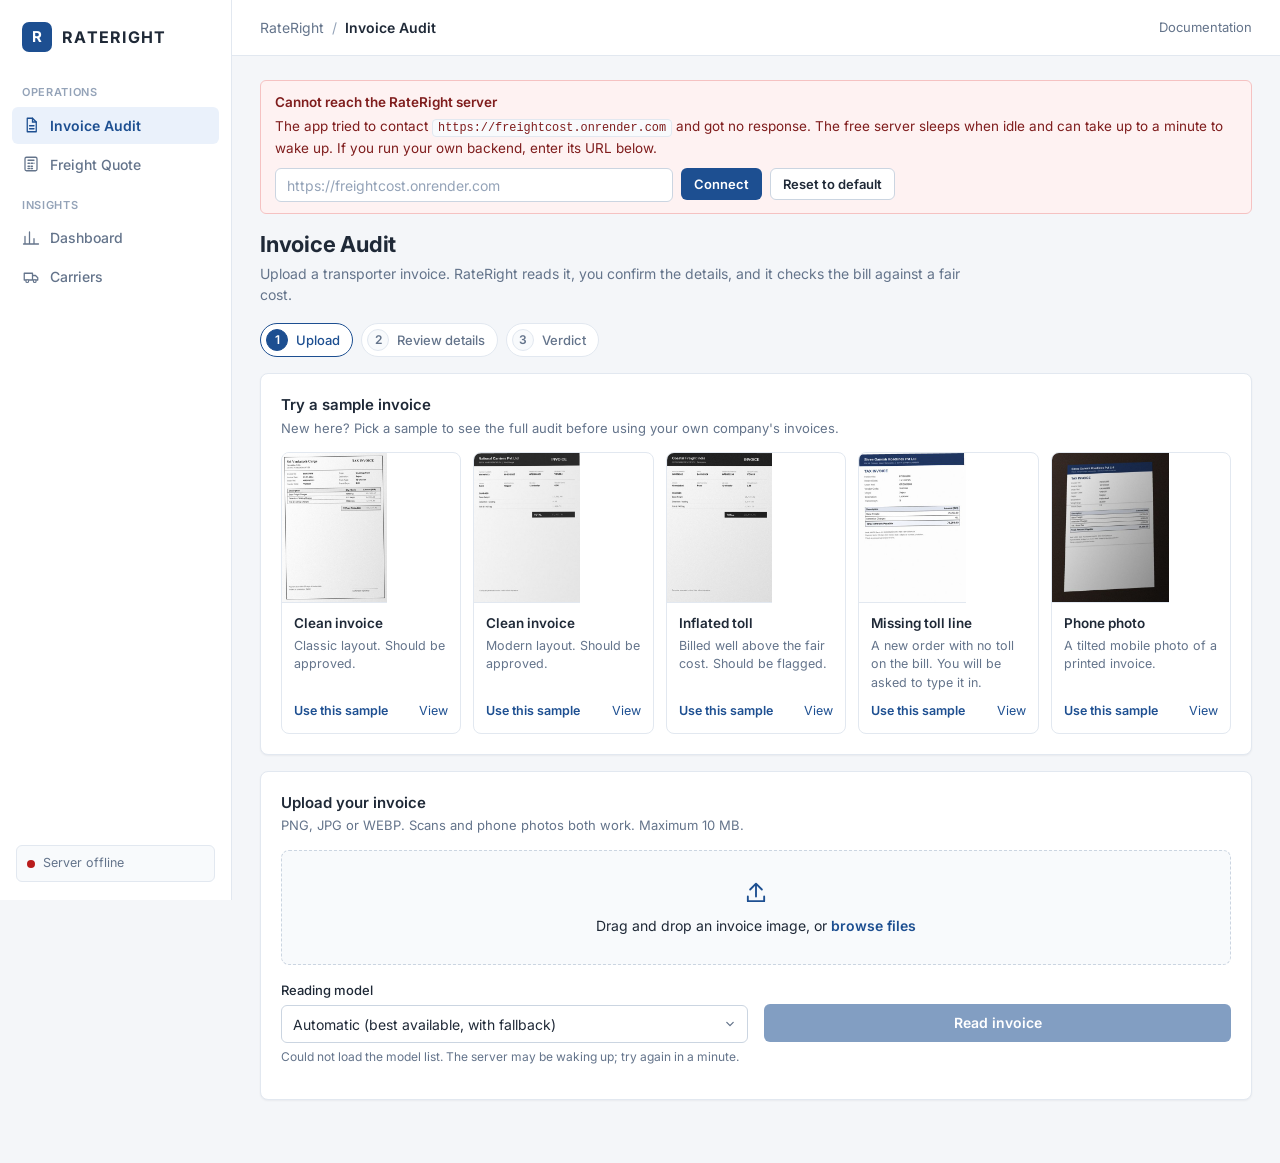
<file: frontend/index.html>
<!DOCTYPE html>
<html lang="en">
<head>
  <meta charset="UTF-8">
  <meta name="viewport" content="width=device-width, initial-scale=1.0">
  <title>RateRight | Freight Invoice Audit</title>
  <meta name="description" content="RateRight reads truck freight invoices, predicts the fair cost of each trip and flags overbilling for businesses and MSMEs.">
  <meta name="robots" content="index, follow">
  <meta name="theme-color" content="#ffffff">
  <link rel="canonical" href="https://freight-cost-nine.vercel.app/">
  <meta property="og:type" content="website">
  <meta property="og:url" content="https://freight-cost-nine.vercel.app/">
  <meta property="og:title" content="RateRight | Freight Invoice Audit">
  <meta property="og:description" content="Read freight invoices with AI, check them against a fair cost and flag overbilling.">
  <meta property="og:image" content="https://freight-cost-nine.vercel.app/og-preview.png">
  <meta property="og:site_name" content="RateRight">
  <meta name="twitter:card" content="summary_large_image">
  <link rel="preconnect" href="https://fonts.googleapis.com">
  <link rel="preconnect" href="https://fonts.gstatic.com" crossorigin>
  <link href="https://fonts.googleapis.com/css2?family=Inter:wght@400;500;600;700&display=swap" rel="stylesheet">
  <link rel="icon" type="image/svg+xml" href="favicon.svg">
  <link rel="stylesheet" href="css/styles.css?v=4.1">
</head>
<body>
  <div class="app-shell">

    <!-- Sidebar -->
    <aside class="sidebar" id="sidebar">
      <a href="#audit" class="brand" aria-label="RateRight home">
        <span class="brand-mark" aria-hidden="true">R</span>
        <span class="brand-name">RATERIGHT</span>
      </a>
      <div class="nav-group-label">Operations</div>
      <nav class="nav-links" aria-label="Main">
        <a href="#audit" class="nav-link active" id="nav-link-audit">
          <svg viewBox="0 0 24 24" aria-hidden="true"><path d="M7 3h7l5 5v13H7z" fill="none" stroke="currentColor" stroke-width="1.7" stroke-linejoin="round"/><path d="M14 3v5h5M10 13h6M10 17h6" fill="none" stroke="currentColor" stroke-width="1.7" stroke-linecap="round"/></svg>
          <span>Invoice Audit</span>
        </a>
        <a href="#quote" class="nav-link" id="nav-link-quote">
          <svg viewBox="0 0 24 24" aria-hidden="true"><rect x="4" y="3" width="16" height="18" rx="2" fill="none" stroke="currentColor" stroke-width="1.7"/><path d="M8 7h8M8 11h2M12 11h2M16 11h0M8 15h2M12 15h2M8 18h2M12 18h2" stroke="currentColor" stroke-width="1.7" stroke-linecap="round"/></svg>
          <span>Freight Quote</span>
        </a>
      </nav>
      <div class="nav-group-label">Insights</div>
      <nav class="nav-links" aria-label="Insights">
        <a href="#dashboard" class="nav-link" id="nav-link-dashboard">
          <svg viewBox="0 0 24 24" aria-hidden="true"><path d="M4 20V10M10 20V4M16 20v-7M22 20H2" fill="none" stroke="currentColor" stroke-width="1.7" stroke-linecap="round"/></svg>
          <span>Dashboard</span>
        </a>
        <a href="#vendors" class="nav-link" id="nav-link-vendors">
          <svg viewBox="0 0 24 24" aria-hidden="true"><path d="M3 7h11v9H3zM14 10h4l3 3v3h-7z" fill="none" stroke="currentColor" stroke-width="1.7" stroke-linejoin="round"/><circle cx="7" cy="17.5" r="1.8" fill="#fff" stroke="currentColor" stroke-width="1.5"/><circle cx="17" cy="17.5" r="1.8" fill="#fff" stroke="currentColor" stroke-width="1.5"/></svg>
          <span>Carriers</span>
        </a>
      </nav>
      <div class="sidebar-footer">
        <button type="button" class="status-pill" id="health-status-container" title="Show backend connection settings">
          <span class="status-dot" id="health-dot"></span>
          <span id="health-label">Checking…</span>
        </button>
      </div>
    </aside>

    <!-- Main column -->
    <div class="main-col">
      <header class="topbar">
        <button type="button" class="menu-btn" id="menu-btn" aria-label="Open menu">
          <svg viewBox="0 0 24 24" aria-hidden="true"><path d="M4 7h16M4 12h16M4 17h16" stroke="currentColor" stroke-width="1.8" stroke-linecap="round"/></svg>
        </button>
        <div class="breadcrumb"><span>RateRight</span><span class="sep">/</span><strong id="topbar-title">Invoice Audit</strong></div>
        <a class="topbar-link" href="https://github.com/Chirag-Poojary/FreightCost" target="_blank" rel="noopener">Documentation</a>
      </header>

      <main class="main-content">

        <!-- Backend connection banner -->
        <div id="backend-offline-banner" class="alert-banner alert-danger hidden">
          <div class="banner-body">
            <strong>Cannot reach the RateRight server</strong>
            <p>The app tried to contact <code id="current-api-base"></code> and got no response. The free server sleeps when idle and can take up to a minute to wake up. If you run your own backend, enter its URL below.</p>
            <div class="inline-form">
              <input type="url" id="backend-url-input" class="form-input" placeholder="https://freightcost.onrender.com" aria-label="Backend URL">
              <button type="button" id="save-backend-url-btn" class="btn btn-primary btn-sm">Connect</button>
              <button type="button" id="reset-backend-url-btn" class="btn btn-secondary btn-sm">Reset to default</button>
            </div>
          </div>
        </div>

        <!-- ============================================================ AUDIT -->
        <section id="audit-page" class="page-section">
          <div class="page-header">
            <div>
              <h1>Invoice Audit</h1>
              <p>Upload a transporter invoice. RateRight reads it, you confirm the details, and it checks the bill against a fair cost.</p>
            </div>
          </div>

          <ol class="stepper" id="audit-stepper">
            <li class="step active" data-step="1"><span>1</span>Upload</li>
            <li class="step" data-step="2"><span>2</span>Review details</li>
            <li class="step" data-step="3"><span>3</span>Verdict</li>
          </ol>

          <div id="audit-error-banner" class="alert-banner alert-danger hidden"></div>

          <!-- Step 1 -->
          <div id="upload-card">
            <div class="card">
              <div class="card-head">
                <div>
                  <h2>Try a sample invoice</h2>
                  <p class="card-sub">New here? Pick a sample to see the full audit before using your own company's invoices.</p>
                </div>
              </div>
              <div class="sample-grid" id="sample-grid" aria-label="Sample invoices">
                <div class="muted-note">Loading samples…</div>
              </div>
            </div>

            <div class="card">
              <div class="card-head">
                <div>
                  <h2>Upload your invoice</h2>
                  <p class="card-sub">PNG, JPG or WEBP. Scans and phone photos both work. Maximum 10 MB.</p>
                </div>
              </div>

              <div class="dropzone" id="dropzone" tabindex="0" role="button" aria-label="Upload invoice image">
                <input type="file" id="file-input" accept="image/png, image/jpeg, image/webp" hidden>
                <svg class="dropzone-icon" viewBox="0 0 24 24" aria-hidden="true"><path d="M12 15V4M7 9l5-5 5 5M5 15v4h14v-4" fill="none" stroke="currentColor" stroke-width="1.6" stroke-linecap="round" stroke-linejoin="round"/></svg>
                <div class="dropzone-text">Drag and drop an invoice image, or <span class="link-text">browse files</span></div>
              </div>

              <div id="file-preview" class="file-preview hidden">
                <div class="file-preview-info">
                  <img id="file-thumb" class="file-thumb" alt="">
                  <div>
                    <div id="file-name" class="file-name">invoice.png</div>
                    <div id="file-size" class="file-size">0 KB</div>
                  </div>
                </div>
                <button type="button" class="icon-btn" id="file-remove-btn" title="Remove file" aria-label="Remove file">
                  <svg viewBox="0 0 24 24" aria-hidden="true"><path d="M6 6l12 12M18 6L6 18" stroke="currentColor" stroke-width="1.8" stroke-linecap="round"/></svg>
                </button>
              </div>

              <div class="form-row-2 upload-options">
                <div class="form-group">
                  <label class="form-label" for="extractor-select">Reading model</label>
                  <select id="extractor-select" class="form-select">
                    <option value="auto">Automatic (best available, with fallback)</option>
                  </select>
                  <div class="field-hint" id="extractor-hint"></div>
                </div>
                <div class="form-group upload-action">
                  <button type="button" id="extract-btn" class="btn btn-primary btn-block" disabled>
                    <span id="extract-spinner" class="spinner hidden"></span>
                    <span id="extract-btn-text">Read invoice</span>
                  </button>
                </div>
              </div>
            </div>
          </div>

          <!-- Step 2 -->
          <div class="card hidden" id="review-card">
            <div class="card-head">
              <div>
                <h2>Review invoice details</h2>
                <p class="card-sub">Check each value against the invoice. Fields marked * are needed to run the checks.</p>
              </div>
              <span id="extractor-used-badge" class="badge badge-neutral"></span>
            </div>
            <div id="review-banner" class="alert-banner alert-info"></div>
            <div class="review-grid">
              <div class="review-image">
                <a id="review-image-link" target="_blank" rel="noopener" title="Open full size">
                  <img id="review-image" alt="Uploaded invoice">
                </a>
                <div class="field-hint">Click the image to open it full size.</div>
                <div id="order-summary" class="order-summary hidden"></div>
              </div>
              <form id="fields-form" class="fields-form" novalidate>
                <div id="fields-container"></div>
                <div class="form-actions">
                  <button type="button" id="back-btn" class="btn btn-secondary">Start over</button>
                  <button type="submit" id="score-btn" class="btn btn-primary" disabled>
                    <span id="score-spinner" class="spinner hidden"></span>
                    <span id="score-btn-text">Run audit</span>
                  </button>
                </div>
              </form>
            </div>
          </div>

          <!-- Step 3 -->
          <div id="audit-results-card" class="card hidden">
            <div class="card-head">
              <div>
                <h2>Audit result</h2>
                <p class="card-sub" id="result-subtitle"></p>
              </div>
              <span id="verdict-badge" class="badge badge-neutral">—</span>
            </div>
            <div id="gate-status-box" class="alert-banner alert-danger hidden"></div>
            <div id="drift-box" class="alert-banner alert-warn hidden"></div>
            <div id="audit-stats-container">
              <div class="stats-grid-4">
                <div class="stat-card">
                  <div class="stat-label">Billed amount</div>
                  <div class="stat-value" id="stat-billed-amount">—</div>
                </div>
                <div class="stat-card">
                  <div class="stat-label">Fair cost</div>
                  <div class="stat-value primary" id="stat-predicted-cost">—</div>
                  <div class="stat-sub" id="stat-predicted-range"></div>
                </div>
                <div class="stat-card">
                  <div class="stat-label">Difference</div>
                  <div class="stat-value" id="stat-cost-mismatch">—</div>
                </div>
                <div class="stat-card">
                  <div class="stat-label">Overbilling risk</div>
                  <div class="stat-value" id="stat-risk-proba">—</div>
                  <div class="meter-track"><div class="meter-fill" id="risk-meter-fill"></div></div>
                </div>
              </div>
            </div>
            <div id="reasons-box" class="reasons hidden">
              <div class="reasons-title">Why this decision</div>
              <ul id="reasons-list" class="reasons-list"></ul>
            </div>
            <div id="audit-explanation-box" class="explanation-box neutral"></div>
            <div id="context-panel" class="context-panel hidden"></div>
            <div class="form-actions">
              <button type="button" id="download-report-btn" class="btn btn-secondary">
                <svg width="15" height="15" viewBox="0 0 24 24" fill="none" stroke="currentColor" stroke-width="2" stroke-linecap="round" stroke-linejoin="round" aria-hidden="true"><path d="M12 3v12"/><path d="m7 10 5 5 5-5"/><path d="M5 21h14"/></svg>
                <span id="download-report-text">Download PDF report</span>
              </button>
              <button type="button" id="edit-again-btn" class="btn btn-secondary">Edit details</button>
              <button type="button" id="new-audit-btn" class="btn btn-primary">Audit another invoice</button>
            </div>
          </div>
        </section>

        <!-- ============================================================ DASHBOARD -->
        <section id="dashboard-page" class="page-section hidden">
          <div class="page-header">
            <div>
              <h1>Dashboard</h1>
              <p>Summary of recent invoice audits.</p>
            </div>
            <div class="toolbar">
              <label for="dash-n-input" class="toolbar-label">Show last</label>
              <select id="dash-n-input" class="form-select form-select-sm">
                <option value="50">50 audits</option>
                <option value="100">100 audits</option>
                <option value="300" selected>300 audits</option>
                <option value="1000">1,000 audits</option>
              </select>
              <button type="button" id="dash-refresh-btn" class="btn btn-secondary btn-sm">Refresh</button>
            </div>
          </div>

          <div id="dash-error-banner" class="alert-banner alert-danger hidden"></div>

          <div class="stats-grid-4">
            <div class="stat-card"><div class="stat-label">Invoices audited</div><div class="stat-value" id="dash-stat-total">0</div></div>
            <div class="stat-card"><div class="stat-label">Passed validation</div><div class="stat-value approved" id="dash-stat-rate">0.0%</div></div>
            <div class="stat-card"><div class="stat-label">Stopped by validation</div><div class="stat-value pending" id="dash-stat-rejected">0</div></div>
            <div class="stat-card"><div class="stat-label">Flagged for audit</div><div class="stat-value flagged" id="dash-stat-flagged">0</div></div>
          </div>

          <div class="card">
            <div class="card-head"><h2>Recent audits</h2></div>
            <div class="table-responsive">
              <table class="data-table">
                <thead>
                  <tr>
                    <th>Date</th><th>Invoice file</th><th>Order</th><th>Carrier</th>
                    <th class="num">Billed (₹)</th><th class="num">Fair cost (₹)</th><th class="num">Risk</th><th>Status</th>
                  </tr>
                </thead>
                <tbody id="recent-audits-tbody">
                  <tr><td colspan="8" class="empty-cell">Loading…</td></tr>
                </tbody>
              </table>
            </div>
            <p class="disclaimer-note" id="dash-storage-note"></p>
          </div>

          <div class="card">
            <div class="card-head"><h2>Why invoices were stopped</h2></div>
            <div id="rejection-breakdown-container"><div class="muted-note">Loading…</div></div>
          </div>
        </section>

        <!-- ============================================================ CARRIERS -->
        <section id="vendors-page" class="page-section hidden">
          <div class="page-header">
            <div>
              <h1>Carriers</h1>
              <p>Transporters ranked by how often their invoices are flagged.</p>
            </div>
          </div>
          <div id="vendors-error-banner" class="alert-banner alert-danger hidden"></div>
          <div class="card">
            <div class="table-tools">
              <input type="search" id="vendor-search-input" class="form-input" placeholder="Search by carrier name or ID" aria-label="Search carriers">
              <span id="vendor-count-label" class="muted-note">Showing 0 carriers</span>
            </div>
            <div class="table-responsive">
              <table class="data-table" id="vendors-table">
                <thead>
                  <tr>
                    <th data-sort="vendor_name" data-title="Carrier">Carrier</th>
                    <th data-sort="vendor_id" data-title="Carrier ID">Carrier ID</th>
                    <th data-sort="total_invoices" data-title="Invoices" class="num">Invoices</th>
                    <th data-sort="flagged_invoices" data-title="Flagged" class="num">Flagged</th>
                    <th data-sort="risk_score" data-title="Risk score" class="num">Risk score ▼</th>
                  </tr>
                </thead>
                <tbody id="vendors-tbody">
                  <tr><td colspan="5" class="empty-cell">Loading carriers…</td></tr>
                </tbody>
              </table>
            </div>
            <p class="disclaimer-note">Risk score = (flagged + 0.12) / (invoices + 2), using past invoices only. Carriers with no history start at 0%.</p>
          </div>
        </section>

        <!-- ============================================================ QUOTE -->
        <section id="quote-page" class="page-section hidden">
          <div class="page-header">
            <div>
              <h1>Freight Quote</h1>
              <p>Estimate the fair cost of a trip before booking a transporter.</p>
            </div>
          </div>
          <div id="quote-error-banner" class="alert-banner alert-danger hidden"></div>

          <div class="quote-layout">
            <div class="card">
              <form id="quote-form">
                <div class="form-section-title">Route and date</div>
                <div class="form-row-3">
                  <div class="form-group">
                    <label class="form-label" for="quote-origin">From</label>
                    <select id="quote-origin" class="form-select" required></select>
                  </div>
                  <div class="form-group">
                    <label class="form-label" for="quote-dest">To</label>
                    <select id="quote-dest" class="form-select" required></select>
                  </div>
                  <div class="form-group">
                    <label class="form-label" for="quote-date">Shipment date</label>
                    <input type="date" id="quote-date" class="form-input" required>
                  </div>
                </div>

                <div class="form-section-title">Load</div>
                <div class="form-row-3">
                  <div class="form-group">
                    <label class="form-label" for="quote-category">Goods</label>
                    <select id="quote-category" class="form-select" required>
                      <option value="Steel Coils">Steel Coils</option>
                      <option value="Automotive Spare Parts" selected>Automotive Spare Parts</option>
                      <option value="Industrial Chemicals">Industrial Chemicals</option>
                      <option value="Bulk Textiles">Bulk Textiles</option>
                      <option value="Electronics Components">Electronics Components</option>
                    </select>
                  </div>
                  <div class="form-group">
                    <label class="form-label" for="quote-weight">Billable weight (kg)</label>
                    <input type="number" id="quote-weight" class="form-input" value="12000" min="100" max="60000" step="100" required>
                  </div>
                  <div class="form-group">
                    <label class="form-label" for="quote-truck-type">Truck</label>
                    <select id="quote-truck-type" class="form-select" required>
                      <option value="6-wheeler">6-wheeler (up to 9 t)</option>
                      <option value="10-wheeler" selected>10-wheeler (9 to 16 t)</option>
                      <option value="12-wheeler">12-wheeler (above 16 t)</option>
                    </select>
                    <div class="field-hint" id="truck-hint"></div>
                  </div>
                </div>

                <div class="form-section-title">Trip details <span class="section-note">Filled automatically from the route and date. You can change them.</span></div>
                <div class="live-context" id="quote-live-box" aria-live="polite">Pick a route and date to load the live diesel price and weather.</div>
                <div class="form-row-3">
                  <div class="form-group">
                    <label class="form-label label-row" for="quote-distance"><span>Distance (km)</span><span class="src-tag" id="src-distance"></span></label>
                    <input type="number" id="quote-distance" class="form-input" value="1410" min="10" max="4000" step="any" required>
                  </div>
                  <div class="form-group">
                    <label class="form-label label-row" for="quote-ideal-days"><span>Ideal transit (days)</span><span class="src-tag" id="src-ideal"></span></label>
                    <input type="number" id="quote-ideal-days" class="form-input" value="0.98" min="0.05" max="30" step="any" required>
                  </div>
                  <div class="form-group">
                    <label class="form-label" for="quote-quoted-days">Quoted transit (days)</label>
                    <input type="number" id="quote-quoted-days" class="form-input" value="1.5" min="0.1" max="30" step="any" required>
                  </div>
                </div>
                <div class="form-row-3">
                  <div class="form-group">
                    <label class="form-label label-row" for="quote-fuel-price"><span>Diesel price (₹/L)</span><span class="src-tag" id="src-fuel"></span></label>
                    <input type="number" id="quote-fuel-price" class="form-input" value="94.5" min="50" max="150" step="any" required>
                  </div>
                  <div class="form-group">
                    <label class="form-label label-row" for="quote-weather"><span>Weather severity</span><span class="src-tag" id="src-weather"></span></label>
                    <input type="number" id="quote-weather" class="form-input" value="0" min="0" max="40" step="any" required>
                    <div class="field-hint">2 per heavy-rain day, 3 per high-wind day, 2 per extreme-heat day.</div>
                  </div>
                </div>

                <div id="quote-drift-box" class="alert-banner alert-warn hidden"></div>
                <div class="form-actions">
                  <button type="submit" id="quote-submit-btn" class="btn btn-primary">
                    <span id="quote-spinner" class="spinner hidden"></span>
                    <span id="quote-btn-text">Calculate fair cost</span>
                  </button>
                </div>
              </form>
            </div>

            <div id="quote-result-card" class="card quote-result hidden">
              <div class="stat-label">Fair cost estimate</div>
              <div id="quote-cost-display" class="quote-cost">₹0.00</div>
              <div id="quote-interval-display" class="quote-range"></div>
              <div id="quote-drivers-card" class="breakdown hidden">
                <div class="breakdown-title">Cost build-up</div>
                <div id="quote-drivers-list" class="breakdown-list"></div>
              </div>
              <p class="disclaimer-note">Fuel, toll and driver cost, adjusted by a model trained on past shipments.</p>
            </div>
          </div>
        </section>

      </main>
    </div>
  </div>

  <script src="js/api.js?v=4.1"></script>
  <script src="js/router.js?v=4.1"></script>
  <script src="js/audit.js?v=4.1"></script>
  <script src="js/dashboard.js?v=4.1"></script>
  <script src="js/vendors.js?v=4.1"></script>
  <script src="js/quote.js?v=4.1"></script>
</body>
</html>
</file>
<file: frontend/css/styles.css>
/* ==========================================================================
   RateRight - light business theme
   One primary blue, neutral greys, and three status colours used only for meaning.
   ========================================================================== */

:root {
  --bg: #f4f6f9;
  --surface: #ffffff;
  --surface-alt: #f8fafc;
  --border: #e2e8f0;
  --border-strong: #cbd5e1;

  --text: #1f2937;
  --text-muted: #64748b;
  --text-soft: #94a3b8;

  --primary: #1d4f91;
  --primary-hover: #163f75;
  --primary-soft: #eaf1fb;

  --success: #15803d;
  --success-soft: #ecfdf3;
  --success-border: #bbe5c8;
  --warning: #b45309;
  --warning-soft: #fffbeb;
  --warning-border: #fcd9a6;
  --danger: #b91c1c;
  --danger-soft: #fef2f2;
  --danger-border: #f5c2c2;

  --font: "Inter", -apple-system, BlinkMacSystemFont, "Segoe UI", Roboto, Arial, sans-serif;
  --font-mono: ui-monospace, SFMono-Regular, Menlo, Consolas, monospace;

  --radius-sm: 6px;
  --radius: 8px;
  --shadow: 0 1px 2px rgba(15, 23, 42, 0.05);
  --sidebar-w: 232px;

  /* names still referenced by the page scripts */
  --color-flagged: var(--danger);
  --color-flagged-text: var(--danger);
  --color-approved: var(--success);
  --color-approved-text: var(--success);
  --color-text: var(--text);
  --color-text-dim: var(--text-muted);
}

*, *::before, *::after { box-sizing: border-box; margin: 0; padding: 0; }
html { -webkit-text-size-adjust: 100%; }
body {
  font-family: var(--font);
  font-size: 14px;
  line-height: 1.5;
  color: var(--text);
  background: var(--bg);
  -webkit-font-smoothing: antialiased;
}
a { color: var(--primary); text-decoration: none; }
a:hover { text-decoration: underline; }
code { font-family: var(--font-mono); font-size: 0.88em; background: var(--surface-alt); border: 1px solid var(--border); border-radius: 4px; padding: 1px 5px; }
.hidden { display: none !important; }
svg { display: block; }

/* ---------------------------------------------------------------- layout */
.app-shell { display: flex; min-height: 100vh; }

.sidebar {
  width: var(--sidebar-w);
  flex-shrink: 0;
  background: var(--surface);
  border-right: 1px solid var(--border);
  display: flex;
  flex-direction: column;
  padding: 18px 12px;
  position: sticky;
  top: 0;
  height: 100vh;
}
.brand { display: flex; align-items: center; gap: 10px; padding: 4px 10px 18px; text-decoration: none; }
.brand:hover { text-decoration: none; }
.brand-mark {
  width: 30px; height: 30px; border-radius: 7px;
  background: var(--primary); color: #fff;
  display: inline-flex; align-items: center; justify-content: center;
  font-weight: 700; font-size: 15px;
}
.brand-name { font-weight: 700; font-size: 16px; letter-spacing: 0.08em; color: var(--text); }

.nav-group-label {
  font-size: 11px; font-weight: 600; letter-spacing: 0.06em; text-transform: uppercase;
  color: var(--text-soft); padding: 14px 10px 6px;
}
.nav-links { display: flex; flex-direction: column; gap: 2px; }
.nav-link {
  display: flex; align-items: center; gap: 10px;
  padding: 8px 10px; border-radius: var(--radius-sm);
  color: var(--text-muted); font-weight: 500;
}
.nav-link svg { width: 18px; height: 18px; flex-shrink: 0; }
.nav-link:hover { background: var(--surface-alt); color: var(--text); text-decoration: none; }
.nav-link.active { background: var(--primary-soft); color: var(--primary); font-weight: 600; }

.sidebar-footer { margin-top: auto; padding: 10px 4px 0; }
.status-pill {
  width: 100%; display: flex; align-items: center; gap: 8px;
  background: var(--surface-alt); border: 1px solid var(--border); border-radius: var(--radius-sm);
  padding: 8px 10px; font: inherit; font-size: 12.5px; color: var(--text-muted); cursor: pointer; text-align: left;
}
.status-pill:hover { border-color: var(--border-strong); }
.status-dot { width: 8px; height: 8px; border-radius: 50%; background: var(--text-soft); flex-shrink: 0; }
.status-dot.online { background: var(--success); }
.status-dot.offline { background: var(--danger); }

.main-col { flex: 1; min-width: 0; display: flex; flex-direction: column; }
.topbar {
  height: 56px; background: var(--surface); border-bottom: 1px solid var(--border);
  display: flex; align-items: center; gap: 12px; padding: 0 28px;
  position: sticky; top: 0; z-index: 20;
}
.breadcrumb { color: var(--text-muted); display: flex; gap: 8px; align-items: center; }
.breadcrumb strong { color: var(--text); font-weight: 600; }
.breadcrumb .sep { color: var(--text-soft); }
.topbar-link { margin-left: auto; font-size: 13px; color: var(--text-muted); }
.menu-btn { display: none; background: none; border: 0; color: var(--text); cursor: pointer; padding: 4px; }
.menu-btn svg { width: 22px; height: 22px; }
.sidebar-backdrop { display: none; }

.main-content { padding: 24px 28px 48px; max-width: 1240px; width: 100%; }

.page-header { display: flex; justify-content: space-between; align-items: flex-end; gap: 16px; margin-bottom: 18px; flex-wrap: wrap; }
.page-header h1 { font-size: 22px; font-weight: 700; letter-spacing: -0.01em; }
.page-header p { color: var(--text-muted); margin-top: 2px; max-width: 720px; }

/* ---------------------------------------------------------------- cards */
.card {
  background: var(--surface); border: 1px solid var(--border); border-radius: var(--radius);
  box-shadow: var(--shadow); padding: 20px; margin-bottom: 16px;
}
.card-head { display: flex; justify-content: space-between; align-items: flex-start; gap: 12px; margin-bottom: 14px; flex-wrap: wrap; }
.card-head h2 { font-size: 15px; font-weight: 600; }
.card-sub { color: var(--text-muted); font-size: 13px; margin-top: 2px; }
.muted-note { color: var(--text-muted); font-size: 13px; }
.disclaimer-note { color: var(--text-muted); font-size: 12px; margin-top: 12px; }

/* ---------------------------------------------------------------- stepper */
.stepper { list-style: none; display: flex; gap: 8px; margin-bottom: 16px; flex-wrap: wrap; }
.stepper .step {
  display: flex; align-items: center; gap: 8px; padding: 5px 12px 5px 5px;
  border: 1px solid var(--border); border-radius: 999px; background: var(--surface);
  color: var(--text-muted); font-size: 13px; font-weight: 500;
}
.stepper .step span {
  width: 22px; height: 22px; border-radius: 50%; display: inline-flex; align-items: center; justify-content: center;
  background: var(--surface-alt); border: 1px solid var(--border); font-size: 12px; font-weight: 600;
}
.stepper .step.active { color: var(--primary); border-color: var(--primary); }
.stepper .step.active span { background: var(--primary); border-color: var(--primary); color: #fff; }
.stepper .step.done span { background: var(--success); border-color: var(--success); color: #fff; }

/* ---------------------------------------------------------------- samples */
.sample-grid { display: grid; grid-template-columns: repeat(auto-fill, minmax(170px, 1fr)); gap: 12px; }
.sample-card {
  border: 1px solid var(--border); border-radius: var(--radius); background: var(--surface);
  overflow: hidden; display: flex; flex-direction: column; cursor: pointer; text-align: left;
  font: inherit; color: inherit; padding: 0; transition: border-color 0.15s, box-shadow 0.15s;
}
.sample-card:hover, .sample-card:focus-visible { border-color: var(--primary); box-shadow: 0 0 0 3px var(--primary-soft); outline: none; }
.sample-card.selected { border-color: var(--primary); box-shadow: 0 0 0 3px var(--primary-soft); }
.sample-thumb { height: 150px; background: var(--surface-alt); border-bottom: 1px solid var(--border); overflow: hidden; }
.sample-thumb img { width: 100%; height: 100%; object-fit: cover; object-position: top; display: block; }
.sample-body { padding: 10px 12px 12px; display: flex; flex-direction: column; gap: 3px; flex: 1; }
.sample-title { font-weight: 600; font-size: 13.5px; }
.sample-desc { color: var(--text-muted); font-size: 12.5px; flex: 1; }
.sample-actions { display: flex; justify-content: space-between; align-items: center; gap: 8px; flex-wrap: wrap; margin-top: 6px; font-size: 12.5px; }
.sample-actions .use { color: var(--primary); font-weight: 600; }

/* ---------------------------------------------------------------- forms */
.form-group { display: flex; flex-direction: column; gap: 5px; margin-bottom: 14px; min-width: 0; }
.form-label, .field label { font-size: 13px; font-weight: 500; color: var(--text); }
.label-row { display: flex; justify-content: space-between; align-items: baseline; gap: 6px; }
.form-input, .form-select {
  width: 100%; height: 38px; padding: 0 11px;
  font: inherit; font-size: 14px; color: var(--text);
  background-color: var(--surface); border: 1px solid var(--border-strong); border-radius: var(--radius-sm);
  transition: border-color 0.15s, box-shadow 0.15s;
}
.form-select {
  appearance: none; -webkit-appearance: none; padding-right: 32px; cursor: pointer;
  background-image: url("data:image/svg+xml,%3Csvg xmlns='http://www.w3.org/2000/svg' viewBox='0 0 20 20'%3E%3Cpath d='M6 8l4 4 4-4' fill='none' stroke='%2364748b' stroke-width='1.6' stroke-linecap='round' stroke-linejoin='round'/%3E%3C/svg%3E");
  background-repeat: no-repeat; background-position: right 9px center; background-size: 16px;
}
.form-input:focus, .form-select:focus { outline: none; border-color: var(--primary); box-shadow: 0 0 0 3px var(--primary-soft); }
.form-input::placeholder { color: var(--text-soft); }
.form-input[type="date"] { cursor: pointer; }
.form-select-sm { height: 32px; font-size: 13px; width: auto; }
.form-row-2, .form-row-3 { display: grid; gap: 0 16px; }
.form-row-2 { grid-template-columns: 1fr 1fr; }
.form-row-3 { grid-template-columns: repeat(3, 1fr); }
.field-hint { font-size: 12px; color: var(--text-muted); line-height: 1.45; }
.form-section-title { font-size: 12px; font-weight: 600; letter-spacing: 0.05em; text-transform: uppercase; color: var(--text-muted); margin: 6px 0 10px; }
.section-note { text-transform: none; letter-spacing: 0; font-weight: 400; margin-left: 6px; }
.form-actions { display: flex; justify-content: flex-end; gap: 10px; flex-wrap: wrap; margin-top: 8px; }
.inline-form { display: flex; gap: 8px; max-width: 620px; margin-top: 10px; flex-wrap: wrap; }
.inline-form .form-input { flex: 1; min-width: 220px; height: 34px; }
.upload-options { margin-top: 16px; align-items: start; }
.upload-action { justify-content: flex-end; padding-top: 23px; }

/* ---------------------------------------------------------------- buttons */
.btn {
  display: inline-flex; align-items: center; justify-content: center; gap: 8px;
  height: 38px; padding: 0 16px; border-radius: var(--radius-sm);
  font: inherit; font-size: 14px; font-weight: 600; cursor: pointer;
  border: 1px solid transparent; transition: background 0.15s, border-color 0.15s;
  white-space: nowrap;
}
.btn-primary { background: var(--primary); color: #fff; }
.btn-primary:hover:not(:disabled) { background: var(--primary-hover); }
.btn-secondary { background: var(--surface); color: var(--text); border-color: var(--border-strong); }
.btn-secondary:hover:not(:disabled) { background: var(--surface-alt); }
.btn:disabled { opacity: 0.55; cursor: not-allowed; }
.btn-sm { height: 32px; padding: 0 12px; font-size: 13px; }
.btn-block { width: 100%; }
.icon-btn { background: none; border: 0; color: var(--text-muted); cursor: pointer; padding: 6px; border-radius: var(--radius-sm); }
.icon-btn:hover { background: var(--surface-alt); color: var(--text); }
.icon-btn svg { width: 18px; height: 18px; }
.link-text { color: var(--primary); font-weight: 600; }

.spinner {
  width: 15px; height: 15px; border-radius: 50%;
  border: 2px solid rgba(255, 255, 255, 0.4); border-top-color: #fff;
  animation: spin 0.8s linear infinite;
}
@keyframes spin { to { transform: rotate(360deg); } }

/* ---------------------------------------------------------------- upload */
.dropzone {
  border: 1.5px dashed var(--border-strong); border-radius: var(--radius); background: var(--surface-alt);
  padding: 28px 16px; text-align: center; cursor: pointer; color: var(--text-muted);
  display: flex; flex-direction: column; align-items: center; gap: 8px;
  transition: border-color 0.15s, background 0.15s;
}
.dropzone:hover, .dropzone.dragover, .dropzone:focus-visible { border-color: var(--primary); background: var(--primary-soft); outline: none; }
.dropzone-icon { width: 28px; height: 28px; color: var(--primary); }
.dropzone-text { font-size: 14px; color: var(--text); }
.file-preview {
  display: flex; align-items: center; justify-content: space-between; gap: 12px;
  border: 1px solid var(--border); border-radius: var(--radius-sm); padding: 8px 10px; margin-top: 12px;
}
.file-preview-info { display: flex; align-items: center; gap: 12px; min-width: 0; }
.file-thumb { width: 40px; height: 52px; object-fit: cover; object-position: top; border: 1px solid var(--border); border-radius: 4px; }
.file-name { font-weight: 600; overflow: hidden; text-overflow: ellipsis; white-space: nowrap; }
.file-size { color: var(--text-muted); font-size: 12.5px; }

/* ---------------------------------------------------------------- badges & alerts */
.badge {
  display: inline-flex; align-items: center; height: 26px; padding: 0 10px; border-radius: 999px;
  font-size: 12px; font-weight: 600; letter-spacing: 0.02em; border: 1px solid transparent; white-space: nowrap;
}
.badge-neutral { background: var(--surface-alt); color: var(--text-muted); border-color: var(--border); }
.badge-approved { background: var(--success-soft); color: var(--success); border-color: var(--success-border); }
.badge-flagged { background: var(--danger-soft); color: var(--danger); border-color: var(--danger-border); }
.badge-pending { background: var(--warning-soft); color: var(--warning); border-color: var(--warning-border); }

.alert-banner { border: 1px solid; border-radius: var(--radius-sm); padding: 11px 14px; margin-bottom: 14px; font-size: 13.5px; line-height: 1.5; }
.alert-banner strong { font-weight: 600; }
.alert-danger { background: var(--danger-soft); border-color: var(--danger-border); color: #7f1d1d; }
.alert-warn { background: var(--warning-soft); border-color: var(--warning-border); color: #78350f; }
.alert-ok { background: var(--success-soft); border-color: var(--success-border); color: #14532d; }
.alert-info { background: var(--primary-soft); border-color: #c7d8f0; color: #1e3a5f; }
.banner-body p { margin-top: 4px; }

/* ---------------------------------------------------------------- review */
.review-grid { display: grid; grid-template-columns: minmax(0, 5fr) minmax(0, 7fr); gap: 24px; align-items: start; }
.review-image { position: sticky; top: 72px; display: flex; flex-direction: column; gap: 6px; }
.review-image img {
  width: 100%; max-height: 70vh; object-fit: contain; background: #fff;
  border: 1px solid var(--border); border-radius: var(--radius-sm); cursor: zoom-in;
}
.order-summary { margin-top: 8px; border: 1px solid var(--border); border-radius: var(--radius-sm); background: var(--surface-alt); padding: 12px 14px; font-size: 13px; }
.order-summary-title, .context-title, .breakdown-title { font-size: 11.5px; font-weight: 600; letter-spacing: 0.05em; text-transform: uppercase; color: var(--text-muted); margin-bottom: 8px; }
.order-summary dl, .context-col dl { display: grid; grid-template-columns: auto 1fr; gap: 5px 16px; }
.order-summary dt, .context-col dt { color: var(--text-muted); }
.order-summary dd, .context-col dd { overflow-wrap: anywhere; }
.new-tag { display: inline-block; margin-left: 6px; font-size: 11px; padding: 1px 7px; border-radius: 999px; background: var(--warning-soft); color: var(--warning); border: 1px solid var(--warning-border); text-transform: none; letter-spacing: 0; }

.field-section { border: 0; margin: 0 0 6px; min-width: 0; }
.field-section legend { font-size: 12px; font-weight: 600; letter-spacing: 0.05em; text-transform: uppercase; color: var(--text-muted); margin-bottom: 10px; }
.field-grid { display: grid; grid-template-columns: 1fr 1fr; gap: 4px 14px; }
.field { display: flex; flex-direction: column; gap: 5px; margin-bottom: 8px; min-width: 0; }
.field .req { color: var(--danger); }
.field-status { font-size: 12px; min-height: 16px; color: var(--text-soft); line-height: 1.35; }
.field.missing .form-input, .field.missing .form-select { border-color: var(--warning); background-color: var(--warning-soft); }
.field.missing .field-status { color: var(--warning); font-weight: 500; }
.field.edited .form-input, .field.edited .form-select { border-color: var(--primary); }
.field.edited .field-status { color: var(--primary); }
.field.issue .form-input, .field.issue .form-select { border-color: var(--danger); }
.field.issue .field-status { color: var(--danger); font-weight: 500; }
.optional-fields { border-top: 1px solid var(--border); padding-top: 10px; margin: 6px 0 12px; }
.optional-fields summary { cursor: pointer; font-weight: 600; color: var(--primary); font-size: 13px; padding: 4px 0 10px; }

/* ---------------------------------------------------------------- stats & results */
.stats-grid-4 { display: grid; grid-template-columns: repeat(4, 1fr); gap: 12px; margin-bottom: 16px; }
.stat-card { background: var(--surface); border: 1px solid var(--border); border-radius: var(--radius); padding: 14px 16px; box-shadow: var(--shadow); }
.stat-label { font-size: 12px; font-weight: 500; color: var(--text-muted); }
.stat-value { font-size: 22px; font-weight: 700; margin-top: 4px; letter-spacing: -0.01em; font-variant-numeric: tabular-nums; }
.stat-value.primary { color: var(--primary); }
.stat-value.approved { color: var(--success); }
.stat-value.flagged { color: var(--danger); }
.stat-value.pending { color: var(--warning); }
.stat-sub { font-size: 12px; color: var(--text-muted); margin-top: 2px; }
.meter-track { height: 6px; background: var(--surface-alt); border: 1px solid var(--border); border-radius: 999px; margin-top: 10px; overflow: hidden; }
.meter-fill { height: 100%; width: 0; border-radius: 999px; background: var(--success); transition: width 0.4s; }

.reasons { margin: 16px 0 12px; border: 1px solid var(--border); border-radius: var(--radius-sm); }
.reasons-title { font-weight: 600; padding: 10px 14px; border-bottom: 1px solid var(--border); background: var(--surface-alt); }
.reasons-list { list-style: none; margin: 0; padding: 0; }
.reasons-list li { display: grid; grid-template-columns: 64px 1fr; gap: 12px; padding: 10px 14px; border-bottom: 1px solid var(--border); font-size: 13px; }
.reasons-list li:last-child { border-bottom: 0; }
.reasons-list .r-title { font-weight: 600; color: var(--text); }
.reasons-list .r-detail { color: var(--text-muted); margin-top: 2px; line-height: 1.5; }
.r-tag { align-self: start; text-align: center; font-size: 11px; font-weight: 700; letter-spacing: .04em; padding: 2px 0; border-radius: 4px; border: 1px solid; }
.r-tag.pass { color: var(--success); background: var(--success-bg, #ecfdf3); }
.r-tag.check { color: var(--danger); background: var(--danger-bg, #fef2f2); }
.r-tag.info { color: var(--text-muted); background: var(--surface-alt); }
.explanation-box { border: 1px solid var(--border); border-left-width: 3px; border-radius: var(--radius-sm); padding: 12px 14px; white-space: pre-line; line-height: 1.6; background: var(--surface-alt); }
.explanation-box.flagged { border-left-color: var(--danger); }
.explanation-box.approved { border-left-color: var(--success); }
.explanation-box.pending { border-left-color: var(--warning); }

.context-panel { display: grid; grid-template-columns: 3fr 2fr; gap: 24px; margin: 16px 0; padding: 16px; border: 1px solid var(--border); border-radius: var(--radius-sm); font-size: 13px; }
.context-col .src { display: block; font-size: 11.5px; color: var(--text-soft); }
.driver-list { list-style: none; display: flex; flex-direction: column; gap: 7px; }
.driver-list li { display: flex; justify-content: space-between; gap: 10px; text-transform: capitalize; }
.driver-list span:last-child { font-variant-numeric: tabular-nums; font-weight: 600; }
.driver-list .neg { color: var(--danger); }
.driver-list .pos { color: var(--success); }

/* ---------------------------------------------------------------- tables */
.table-tools { display: flex; justify-content: space-between; align-items: center; gap: 12px; margin-bottom: 12px; flex-wrap: wrap; }
.table-tools .form-input { max-width: 340px; }
.table-responsive { overflow-x: auto; border: 1px solid var(--border); border-radius: var(--radius-sm); }
.data-table { width: 100%; border-collapse: collapse; font-size: 13px; }
.data-table th {
  background: var(--surface-alt); text-align: left; font-weight: 600; color: var(--text-muted);
  font-size: 12px; padding: 9px 12px; border-bottom: 1px solid var(--border); white-space: nowrap;
}
.data-table th[data-sort] { cursor: pointer; user-select: none; }
.data-table th[data-sort]:hover { color: var(--text); }
.data-table td { padding: 9px 12px; border-bottom: 1px solid var(--border); vertical-align: middle; }
.data-table tbody tr:last-child td { border-bottom: 0; }
.data-table tbody tr:hover td { background: #fafbfd; }
.data-table .num { text-align: right; font-variant-numeric: tabular-nums; }
.data-table .mono { font-family: var(--font-mono); font-size: 12.5px; color: var(--text-muted); }
.empty-cell { text-align: center; color: var(--text-muted); padding: 26px 12px !important; }

/* ---------------------------------------------------------------- dashboard */
.toolbar { display: flex; align-items: center; gap: 8px; }
.toolbar-label { font-size: 13px; color: var(--text-muted); }
.bar-row { margin-bottom: 12px; }
.bar-header { display: flex; justify-content: space-between; gap: 12px; font-size: 13px; margin-bottom: 5px; }
.bar-header .count { color: var(--text-muted); font-variant-numeric: tabular-nums; }
.bar-track { height: 8px; background: var(--surface-alt); border: 1px solid var(--border); border-radius: 999px; overflow: hidden; }
.bar-fill { height: 100%; background: var(--primary); border-radius: 999px; }

/* ---------------------------------------------------------------- quote */
.quote-layout { display: grid; grid-template-columns: minmax(0, 1fr) 320px; gap: 16px; align-items: start; }
.live-context { border: 1px solid var(--border); background: var(--surface-alt); border-radius: var(--radius-sm); padding: 10px 12px; font-size: 13px; color: var(--text-muted); margin-bottom: 14px; }
.live-context strong { color: var(--text); font-weight: 600; }
.src-tag { font-size: 11px; color: var(--text-soft); font-weight: 500; }
.quote-result { position: sticky; top: 72px; }
.quote-cost { font-size: 30px; font-weight: 700; color: var(--primary); margin-top: 4px; letter-spacing: -0.01em; font-variant-numeric: tabular-nums; }
.quote-range { color: var(--text-muted); font-size: 13px; margin-top: 2px; }
.breakdown { margin-top: 16px; border-top: 1px solid var(--border); padding-top: 12px; }
.breakdown-list { display: flex; flex-direction: column; gap: 7px; font-size: 13px; }
.breakdown-list .label-row span:last-child { font-variant-numeric: tabular-nums; }

/* ---------------------------------------------------------------- responsive */
@media (max-width: 1100px) {
  .quote-layout { grid-template-columns: 1fr; }
  .quote-result { position: static; }
}
@media (max-width: 960px) {
  .review-grid, .context-panel { grid-template-columns: 1fr; }
  .review-image { position: static; }
  .review-image img { max-height: 50vh; }
  .stats-grid-4 { grid-template-columns: 1fr 1fr; }
}
@media (max-width: 820px) {
  .sidebar {
    position: fixed; left: 0; top: 0; z-index: 40; transform: translateX(-100%);
    transition: transform 0.2s; box-shadow: 0 0 24px rgba(15, 23, 42, 0.12);
  }
  .sidebar.open { transform: none; }
  .sidebar-backdrop.open { display: block; position: fixed; inset: 0; z-index: 30; background: rgba(15, 23, 42, 0.25); }
  .menu-btn { display: inline-flex; }
  .topbar { padding: 0 16px; }
  .main-content { padding: 18px 16px 40px; }
  .form-row-2, .form-row-3, .field-grid { grid-template-columns: 1fr; }
  .upload-action { padding-top: 0; }
}
@media (max-width: 480px) {
  .stats-grid-4 { grid-template-columns: 1fr; }
  .topbar-link { display: none; }
  .sample-grid { grid-template-columns: 1fr 1fr; }
  .sample-thumb { height: 120px; }
  .form-actions .btn { flex: 1 1 100%; }
}
</file>
